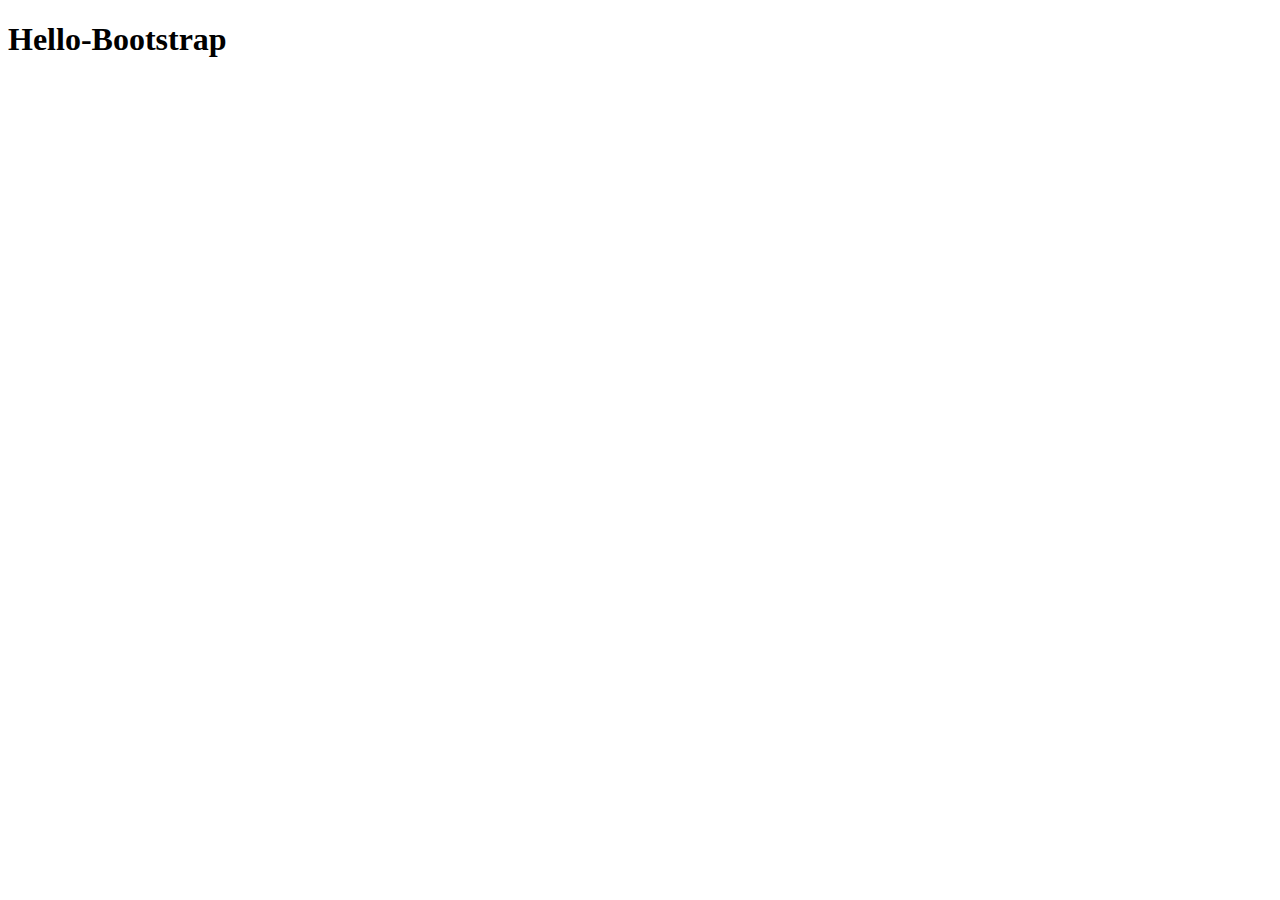
<file: colmarB5/index.html>
<!DOCTYPE html>
<html lang="en">
  <head>
    <meta charset="UTF-8" />
    <meta name="viewport" content="width=device-width, initial-scale=1.0" />
    <title>Bootstrap Site</title>
    <link
      rel="stylesheet"
      href="https://stackpath.bootstrapcdn.com/bootstrap/5.0.0-alpha1/css/bootstrap.min.css"
      integrity="sha384-r4NyP46KrjDleawBgD5tp8Y7UzmLA05oM1iAEQ17CSuDqnUK2+k9luXQOfXJCJ4I"
      crossorigin="anonymous"
    />
    <script
      src="https://cdn.jsdelivr.net/npm/popper.js@1.16.0/dist/umd/popper.min.js"
      integrity="sha384-Q6E9RHvbIyZFJoft+2mJbHaEWldlvI9IOYy5n3zV9zzTtmI3UksdQRVvoxMfooAo"
      crossorigin="anonymous"
    ></script>
    <script
      src="https://stackpath.bootstrapcdn.com/bootstrap/5.0.0-alpha1/js/bootstrap.min.js"
      integrity="sha384-oesi62hOLfzrys4LxRF63OJCXdXDipiYWBnvTl9Y9/TRlw5xlKIEHpNyvvDShgf/"
      crossorigin="anonymous"
    ></script>
  </head>
  <body>
    <h1>Hello-Bootstrap</h1>
  </body>
</html>
</file>
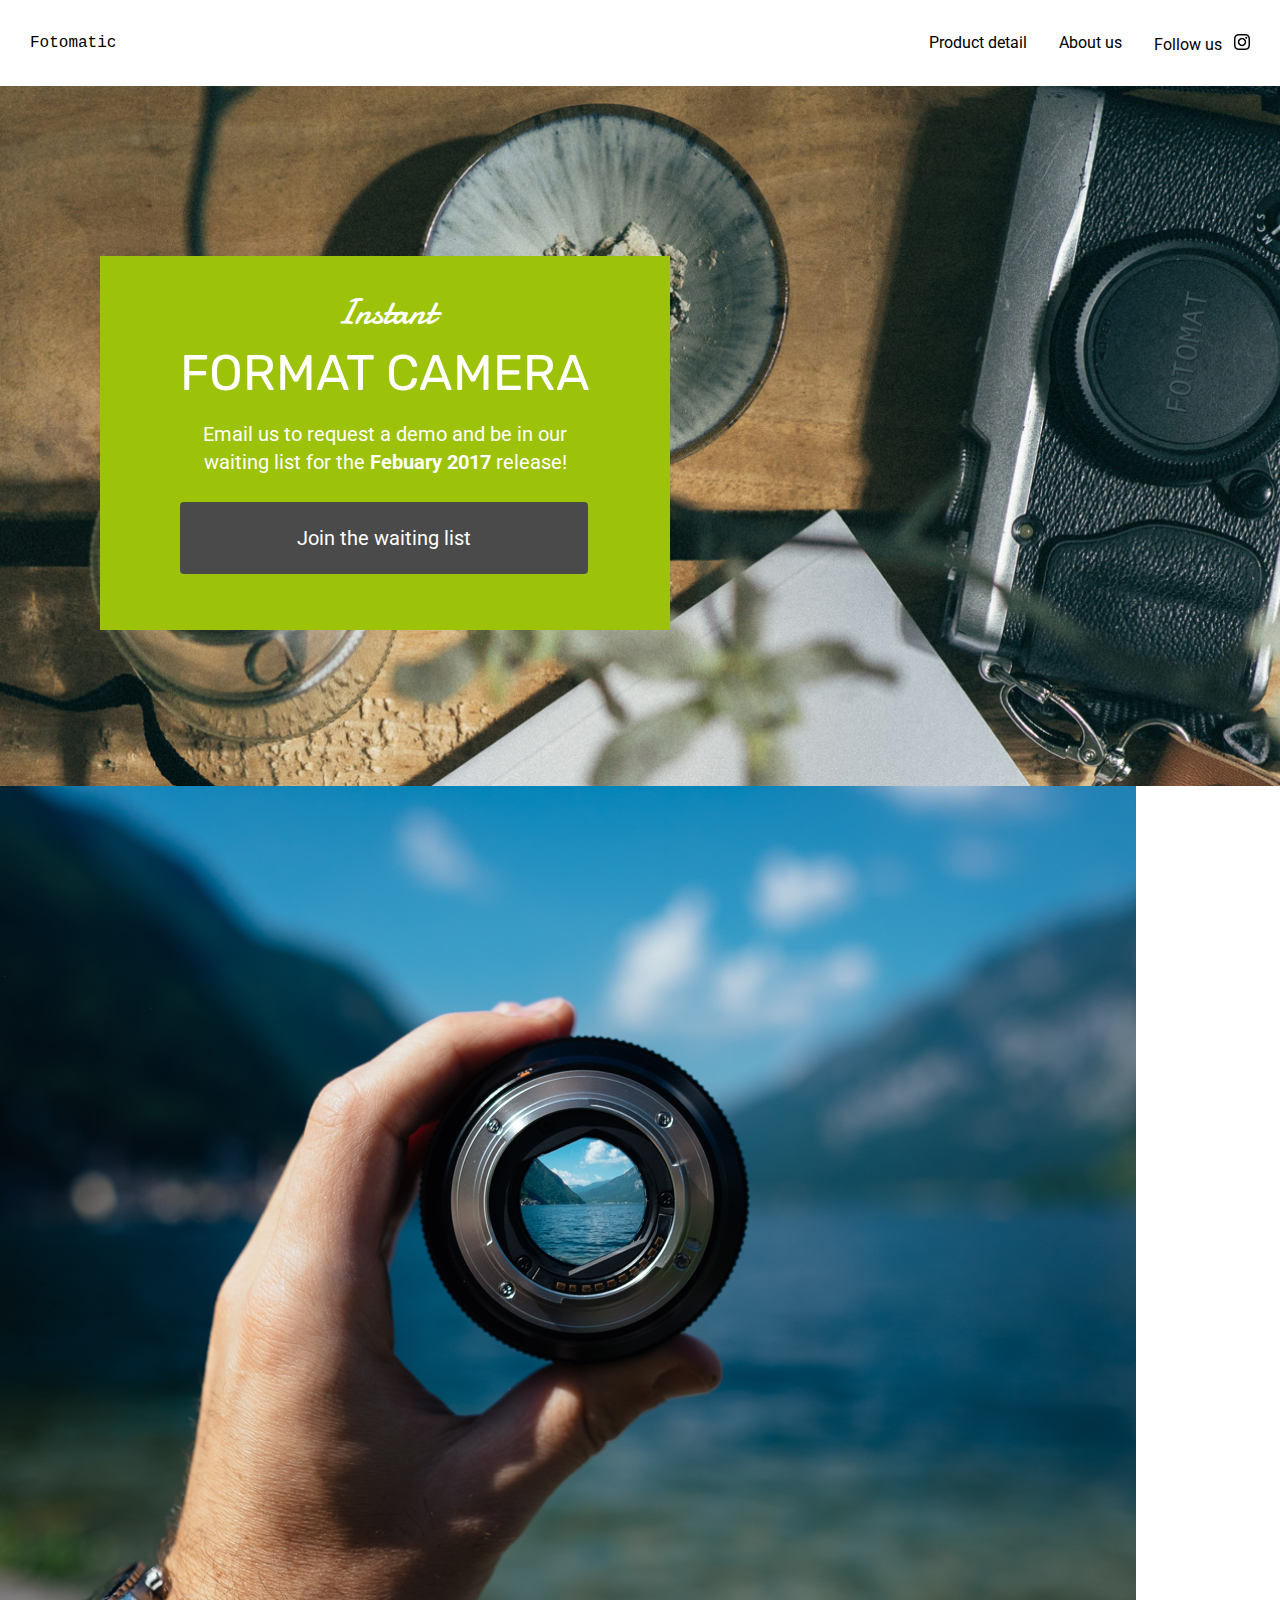
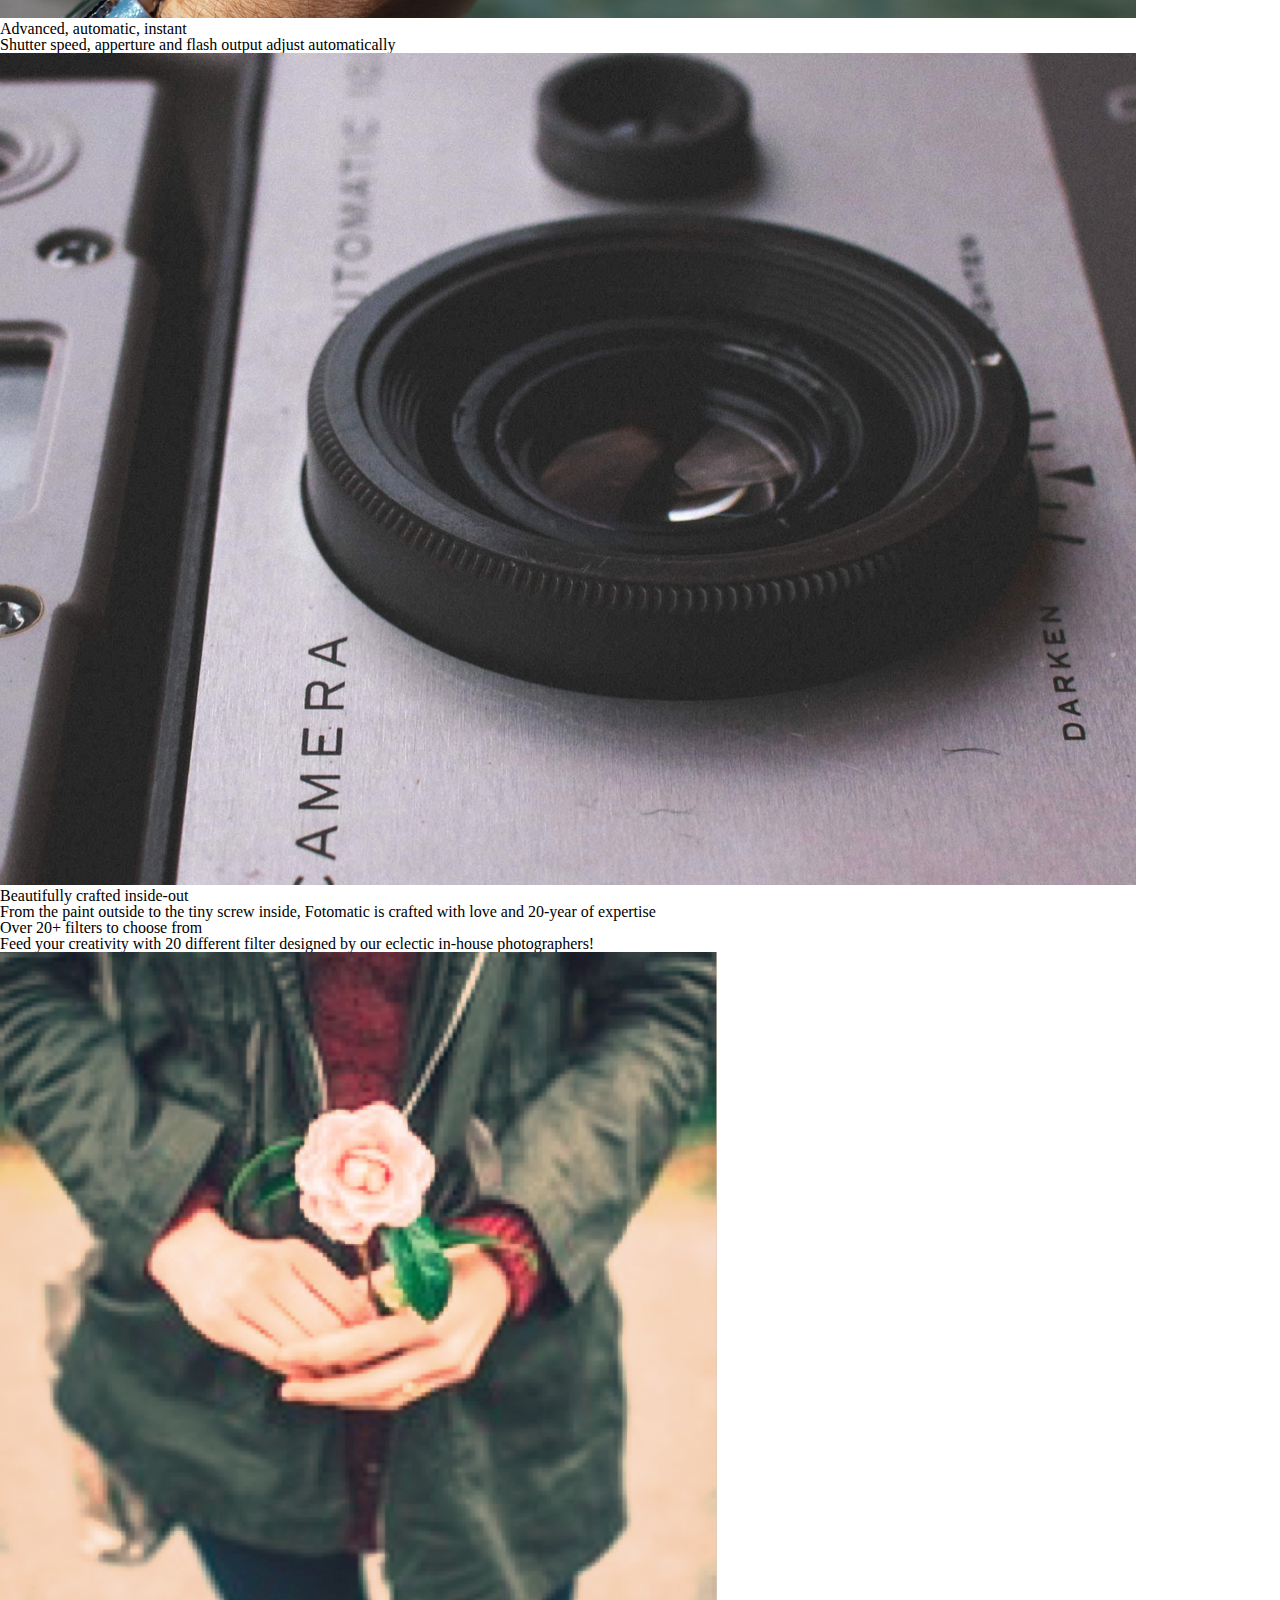
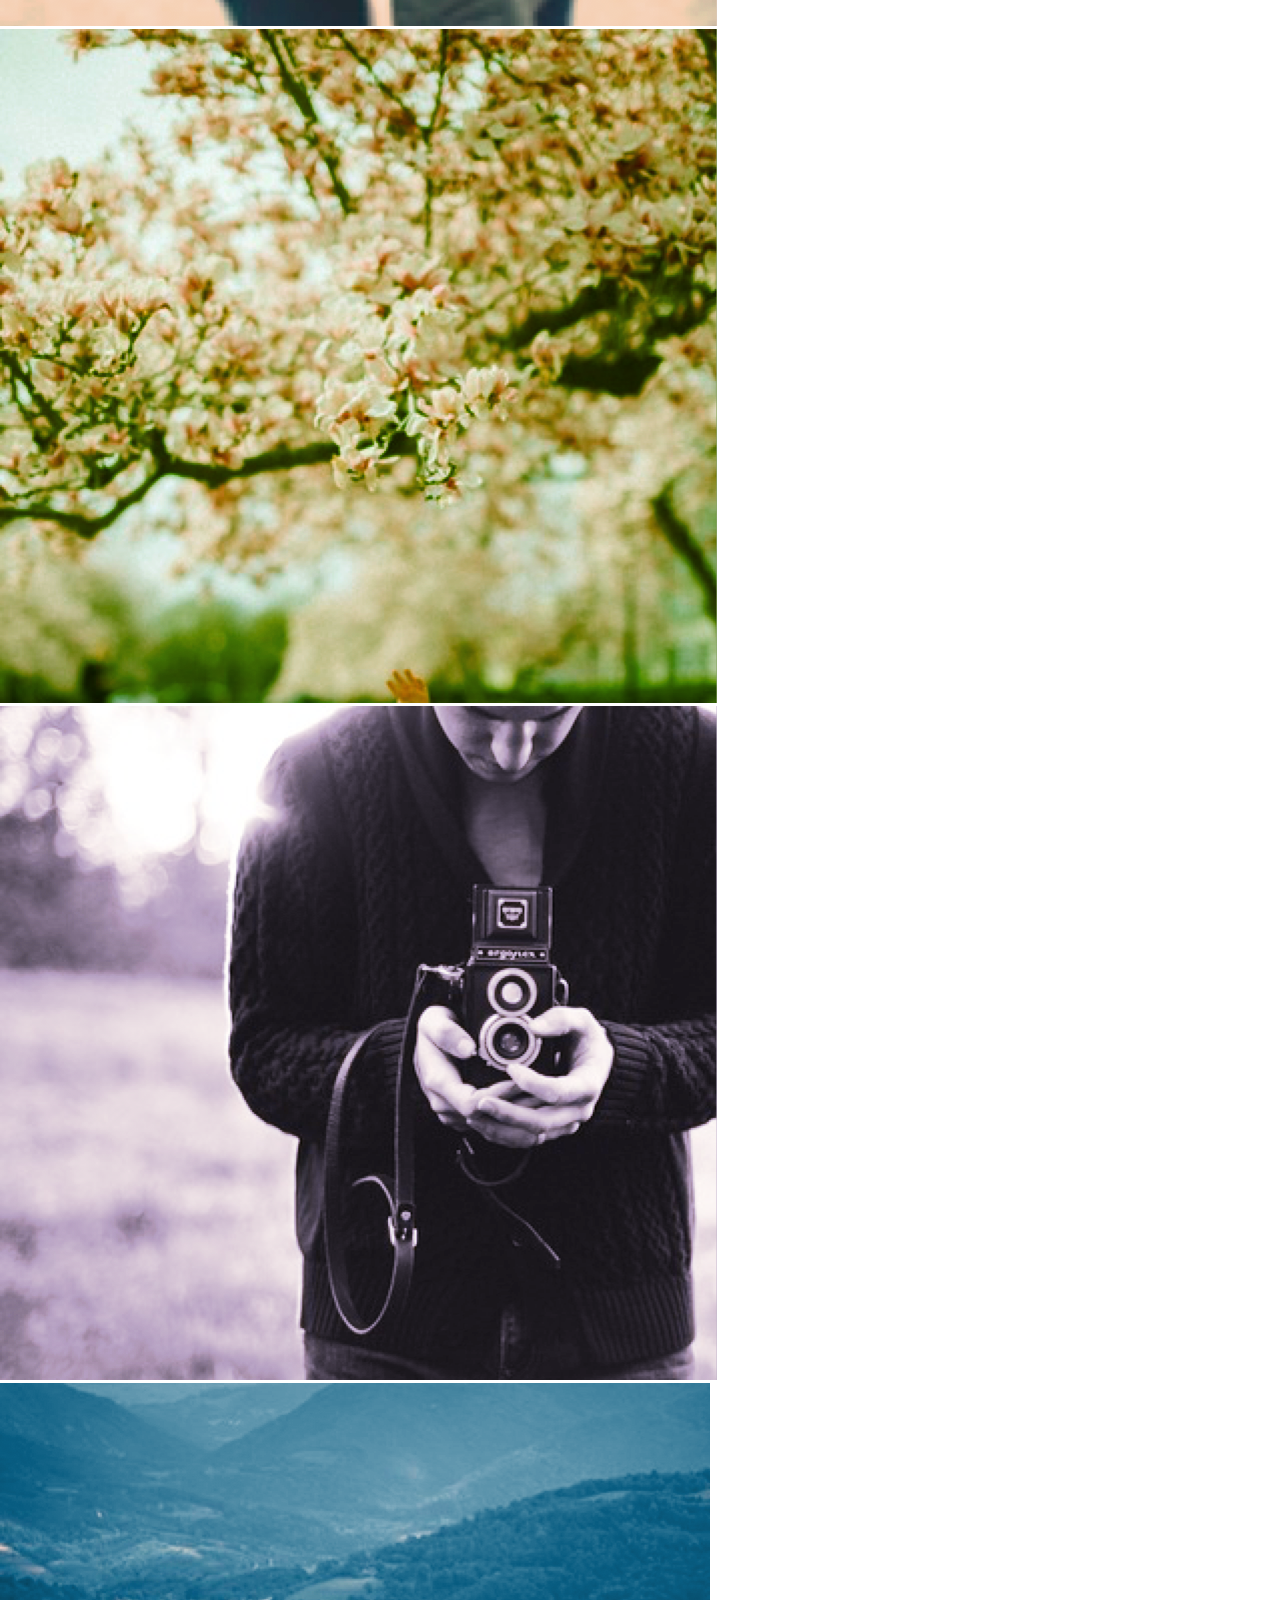
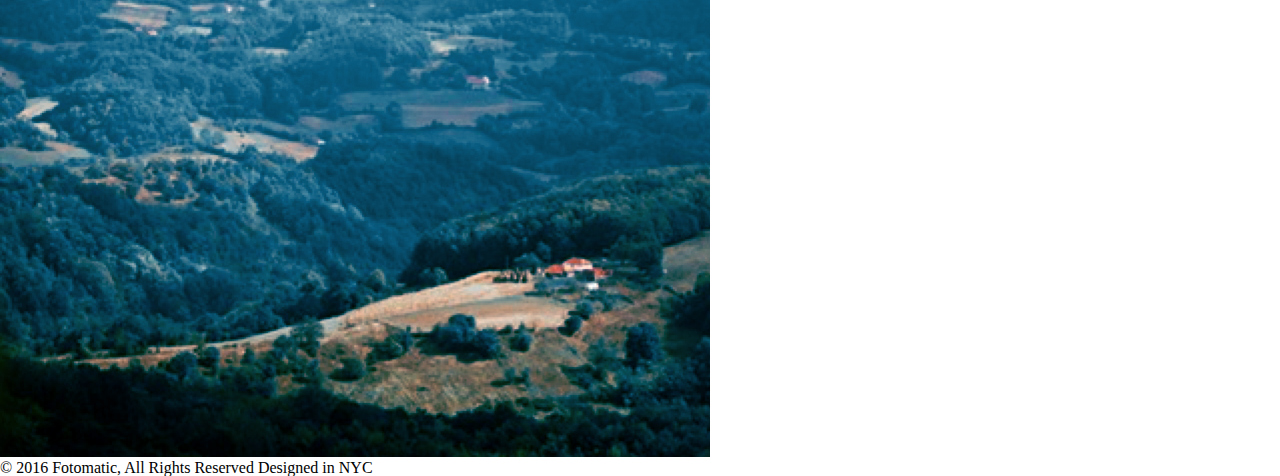
<file: Codecademy/Fotomatic/index.html>
<!DOCTYPE html>
<html lang="en">
  <head>
    <meta charset="UTF-8" />
    <meta http-equiv="X-UA-Compatible" content="IE=edge" />
    <meta name="viewport" content="width=device-width, initial-scale=1.0" />
    <link rel="stylesheet" href="./resources/css/reset.css" />
    <link
      href="https://fonts.googleapis.com/css?family=Damion"
      rel="stylesheet"
    />
    <link
      href="https://fonts.googleapis.com/css?family=Rubik"
      rel="stylesheet"
    />
    <link
      href="https://fonts.googleapis.com/css?family=Roboto:300,400,600,700"
      rel="stylesheet"
    />
    <link rel="stylesheet" href="style.css" />
    <title>Fotomatic</title>
  </head>
  <body>
    <!-- Header -->
    <header>
      <div class="content">
        <a href="index.html" class="desktop logo">Fotomatic</a>
        <nav class="desktop">
          <ul>
            <li><a href="#">Product detail</a></li>
            <li><a href="#">About us</a></li>
            <li>
              <a href="https://www.instagram.com/"
                >Follow us
                <img
                  class="icon"
                  src="./resources/images/instagram.png"
                  alt="logo instagram"
                />
              </a>
            </li>
          </ul>
        </nav>

        <nav class="mobile">
          <ul>
            <li>
              <a href="#"
                ><img src="./resources/images/ic-logo.svg" alt="logo fotomatic"
              /></a>
            </li>
            <li>
              <a href="#"
                ><img
                  src="./resources/images/ic-product-detail.svg"
                  alt="logo product"
              /></a>
            </li>
            <li>
              <a href="#"
                ><img
                  src="./resources/images/ic-about-us.svg"
                  alt="logo about us"
              /></a>
            </li>
            <li><a href="#" class="button">Join us</a></li>
          </ul>
        </nav>
      </div>
    </header>

    <!-- Main Content -->
    <div class="main-content">
      <!-- Sign Up Section -->
      <div id="sign-up-section" class="banner">
        <div id="sign-up-cta">
          <div class="content center">
            <div class="header">
              <h2 class="cursive">Instant</h2>
              <h1 class="striking">FORMAT CAMERA</h1>
            </div>
            <div class="email">
              <span>
                Email us to request a demo and be in our waiting list for the
                <strong>Febuary 2017</strong> release!
              </span>
              <div class="button">Join the waiting list</div>
            </div>
          </div>
        </div>
      </div>

      <!-- Features Section -->
      <div id="features-section">
        <div class="feature">
          <div class="center">
            <div class="image-container">
              <img
                src="./resources/images/feature-1.png"
                alt="look through lens"
              />
            </div>
            <div class="content">
              <h2>Advanced, automatic, instant</h2>
              <h3>
                Shutter speed, apperture and flash output adjust automatically
              </h3>
            </div>
          </div>
        </div>
        <div class="feature">
          <div class="center">
            <div class="image-container">
              <img src="./resources/images/feature-2.png" alt="camera body" />
            </div>
            <div class="content">
              <h2>Beautifully crafted inside-out</h2>
              <h3>
                From the paint outside to the tiny screw inside, Fotomatic is
                crafted with love and 20-year of expertise
              </h3>
            </div>
          </div>
        </div>
      </div>

      <!-- Filters Section -->
      <div id="filters-section">
        <div class="content center">
          <h2>Over 20+ filters to choose from</h2>
          <h3>
            Feed your creativity with 20 different filter designed by our
            eclectic in-house photographers!
          </h3>
        </div>
        <div class="images-container">
          <div class="image-container">
            <img src="./resources/images/filter-1.png" alt="Man hold a rose" />
          </div>
          <div class="image-container">
            <img
              src="./resources/images/filter-2.png"
              alt="a nice flower on tree"
            />
          </div>
          <div class="image-container">
            <img
              src="./resources/images/filter-3.png"
              alt="man taking a photo from old camera"
            />
          </div>
          <div class="image-container extra">
            <img
              src="./resources/images/filter-4.png"
              alt="landscape photography of mountain"
            />
          </div>
        </div>
      </div>

      <!-- Quotes Section
    <div id="quotes-section">
      <div class="content center">
        <span class="quote">“It’s truly something that could create a brand new photography Renaissance”</span>
        <img class="quote-citation" src="./resources/images/photography-logo.png" />
      </div>
    </div>

    <!-- Footer -->
      <footer>
        <div class="content">
          <span class="copyright">© 2016 Fotomatic, All Rights Reserved</span>
          <span class="location">Designed in NYC</span>
        </div>
      </footer>
    </div>
  </body>
</html>
</file>
<file: Codecademy/Fotomatic/style.css>
* {
    margin: 0;
    padding: 0;
    box-sizing: border-box;
}

.mobile {
    display: none;
}

@import url('https://fonts.googleapis.com/css2?family=Damion&family=Roboto+Mono&family=Roboto:wght@300;400;500;700&family=Rubik&display=swap');

/* 
font-family: 'Damion',cursive;
font-family: 'Roboto',sans-serif;
font-family: 'Roboto Mono',monospace;
font-family: 'Rubik',sans-serif;
*/


/* -------------------------     header      ----------------------- */
header .content {
    height: 86px;
    padding: 0 30px;
    display: flex;
    justify-content: space-between;
    align-items: center;
}

.content>a {
    font-family: 'Roboto Mono', monospace;
}

header .desktop ul {
    display: flex;
    align-items: center;
    gap: 2rem;
    font-family: 'Roboto', sans-serif;
}

header .desktop li img {
    margin-left: 0.5rem;
    width: 1rem;
}

/* -------------------------     banner      ----------------------- */

.banner {
    width: 100%;
    height: 700px;
    background-image: url('./resources/images/banner-landingpage.jpg');
    background-repeat: no-repeat;
    background-size: cover;
    display: flex;
    justify-content: start;
    align-items: flex-start;
    text-align: center;
    color: white;
    line-height: 1.4;
}

#sign-up-cta {
    position: relative;
    /* relative with parents : .banner*/
    top: 170px;
    left: 100px;
    background-color: #9dc20a;
    padding: 32px 80px 56px;

}

#sign-up-cta .content {
    width: 410px;
}

h2.cursive {
    font-family: 'Damion', cursive;
    font-size: 36px;
}

h1.striking {
    font-family: 'Rubik', sans-serif;
    font-size: 50px;
    padding-bottom: 12px;
}

.email {
    font-family: 'Roboto', sans-serif;
    font-size: 20px;
}

.email strong {
    font-weight: bold;
}

.email .button {
    background-color: #4a4a4a;
    width: 408px;
    border-radius: 4px;
    padding: 22px 0;
    margin-top: 26px;
}
</file>
